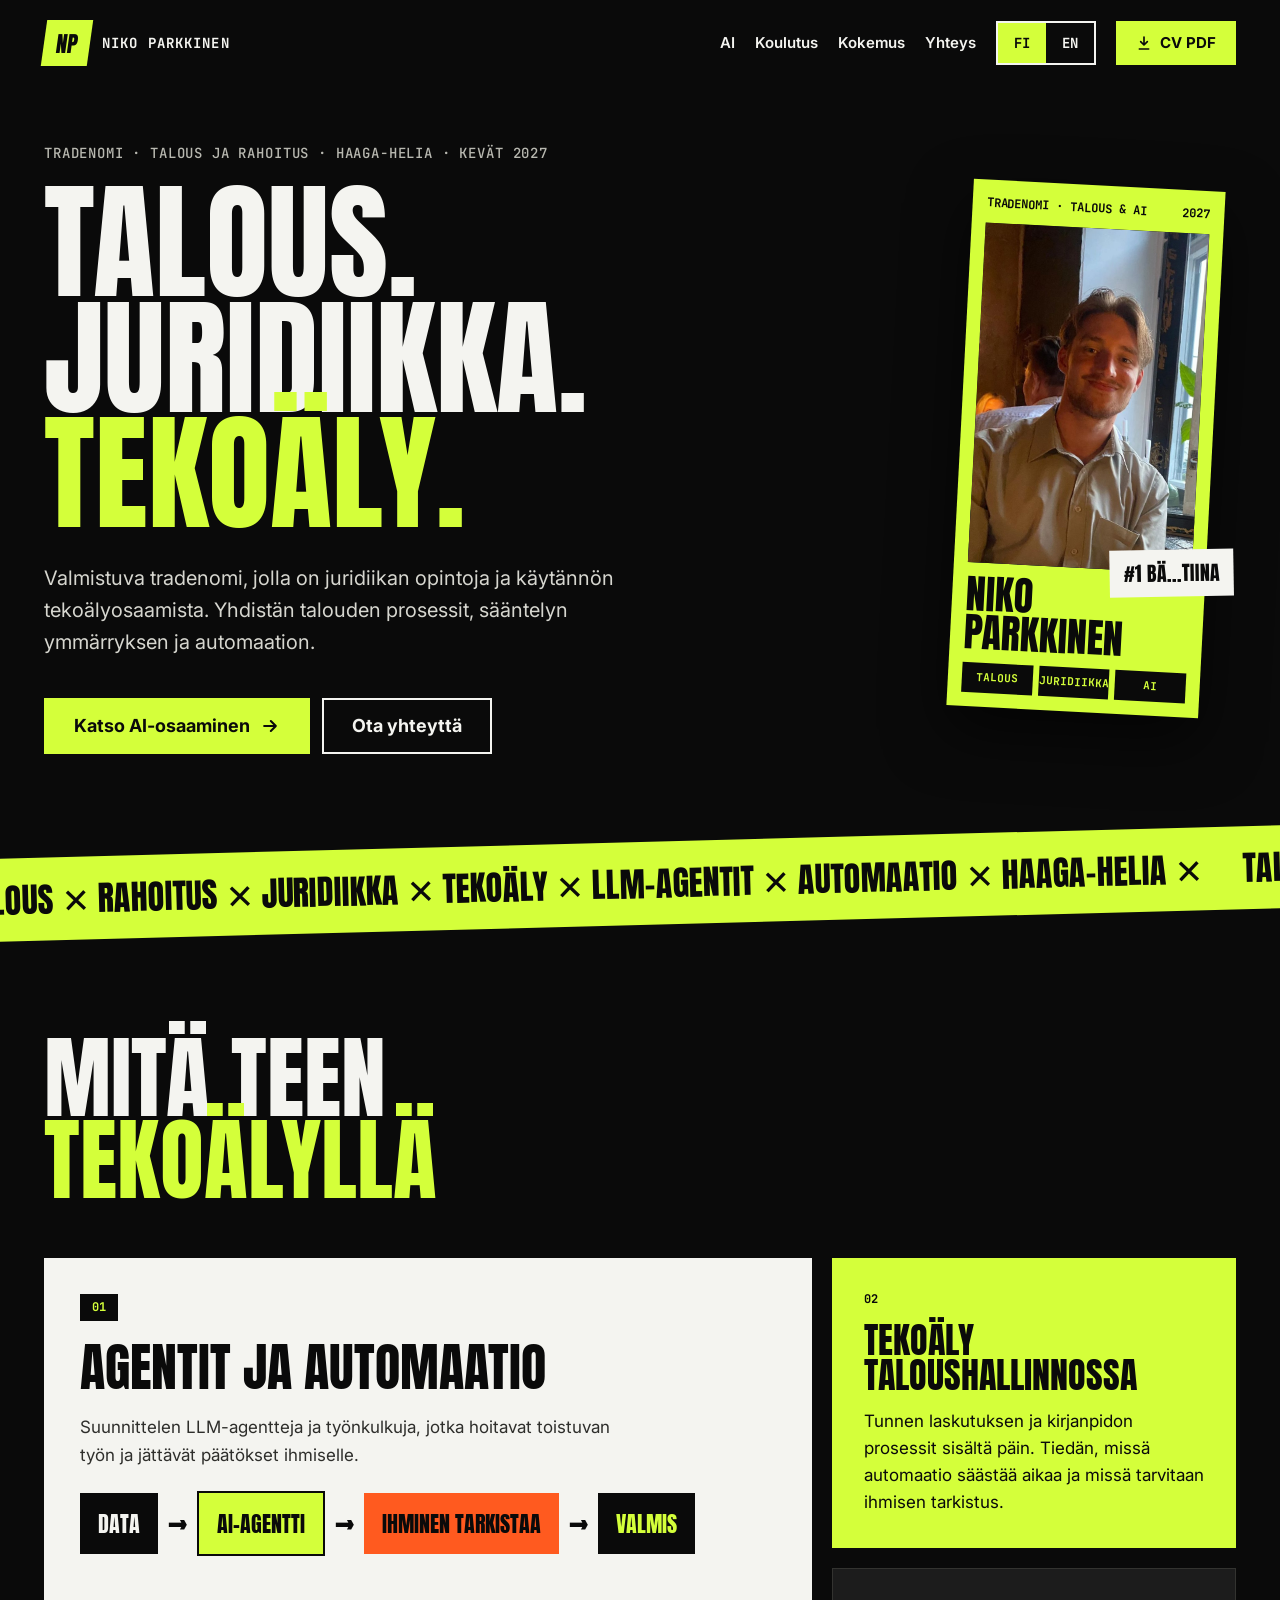
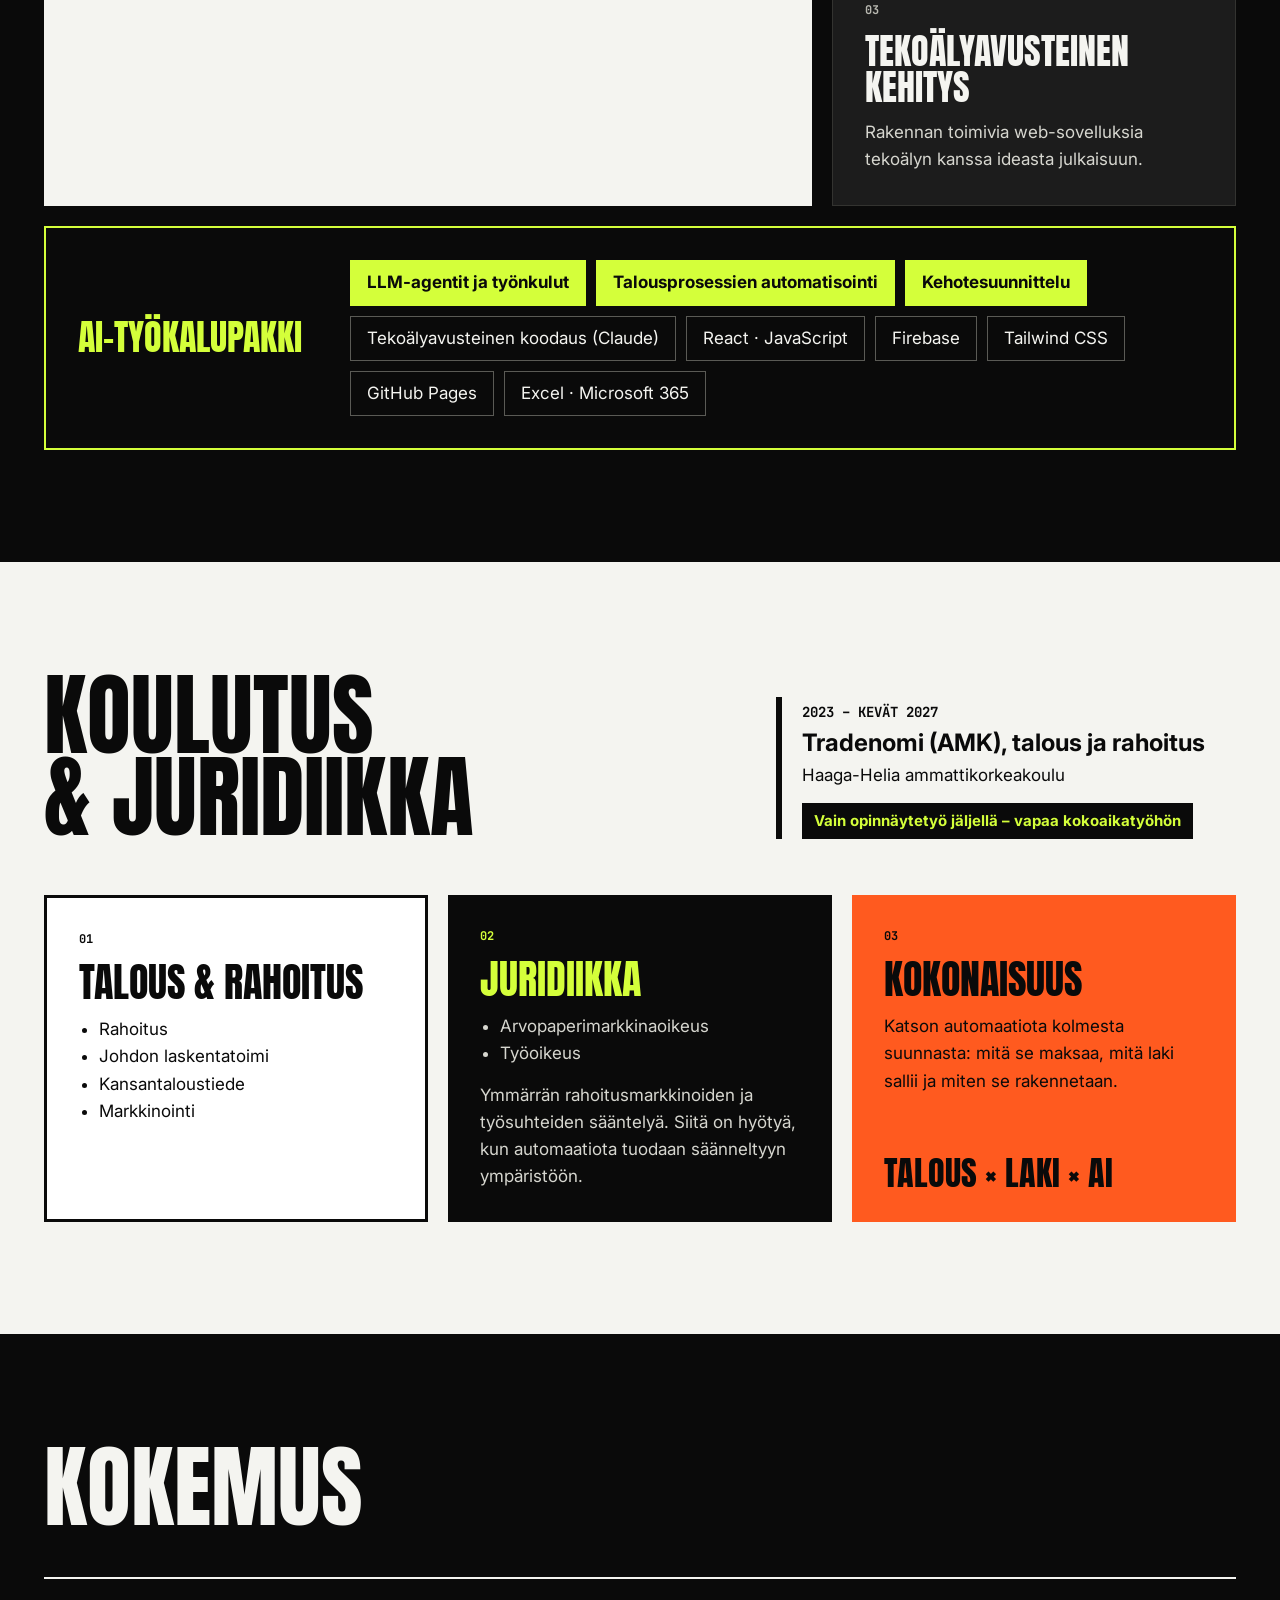
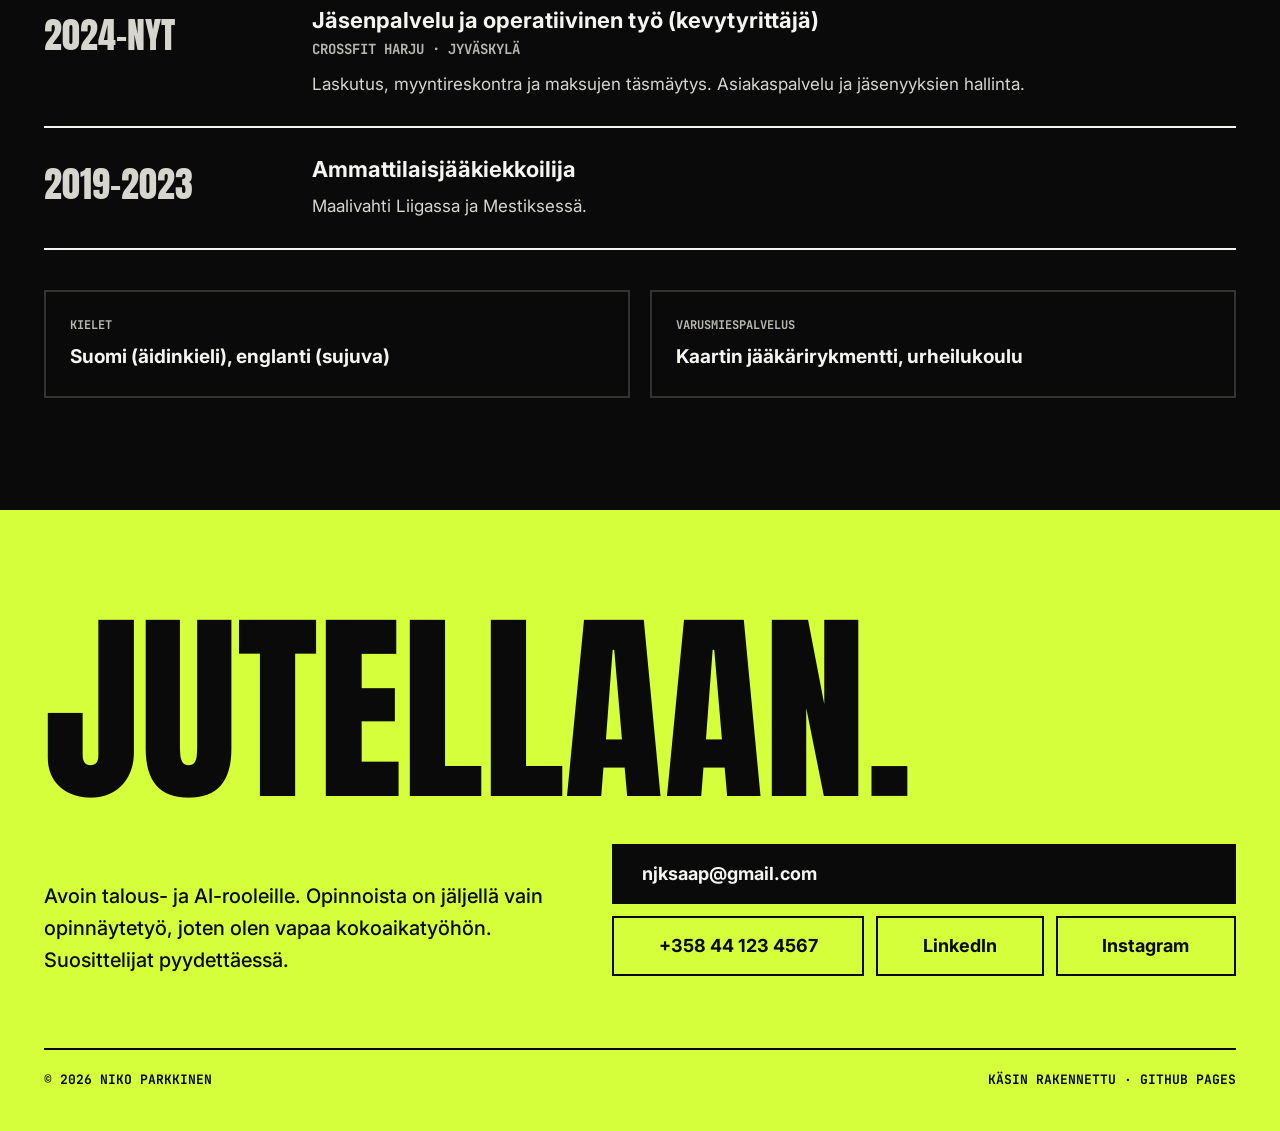
<file: index.html>
<!doctype html>
<html lang="fi">
<head>
<meta charset="utf-8">
<meta name="viewport" content="width=device-width, initial-scale=1">
<title>Niko Parkkinen</title>
<meta name="description" content="Niko Parkkinen – valmistuva tradenomi: talous, juridiikka ja tekoäly.">
<meta property="og:title" content="Niko Parkkinen – Talous · Juridiikka · Tekoäly">
<meta property="og:description" content="Valmistuva tradenomi: talous, juridiikka ja tekoäly.">
<meta name="theme-color" content="#0A0A0A">
<link rel="icon" href="favicon.svg" type="image/svg+xml">
<link rel="preconnect" href="https://fonts.googleapis.com">
<link rel="preconnect" href="https://fonts.gstatic.com" crossorigin>
<link rel="stylesheet" href="https://fonts.googleapis.com/css2?family=Anton&family=Inter:wght@400;500;600;700&family=JetBrains+Mono:wght@500;700&display=swap">
<link rel="stylesheet" href="style.css">
<script src="content.js" defer></script>
<script src="app.js" defer></script>
</head>
<body data-title="title">

<header class="wrap nav">
  <a class="brand mono" href="#top"><span class="np" aria-hidden="true">NP</span>NIKO PARKKINEN</a>
  <nav class="links" data-ia="navLabel">
    <a href="#ai" data-i="navAi"></a>
    <a href="#education" data-i="navEdu"></a>
    <a href="#experience" data-i="navExp"></a>
    <a href="#contact" data-i="navContact"></a>
    <div class="lang" role="group" data-ia="langLabel">
      <button type="button" data-lang="fi">FI</button>
      <button type="button" data-lang="en">EN</button>
    </div>
    <a class="btn btn-acc btn-sm" href="cv.html" data-cv>
      <svg aria-hidden="true" width="16" height="16" viewBox="0 0 24 24" fill="none" stroke="currentColor" stroke-width="2.5" stroke-linecap="round" stroke-linejoin="round"><path d="M12 3v12M7 10l5 5 5-5M5 21h14"/></svg>CV PDF
    </a>
  </nav>
</header>

<main id="top">
  <section class="wrap hero">
    <div class="hero-text">
      <p class="eyebrow mono" data-i="eyebrow"></p>
      <h1 class="display"><span data-i="h1a"></span><br><span data-i="h1b"></span><br><span class="acc" data-i="h1c"></span></h1>
      <p class="lead" data-i="lead"></p>
      <div class="row">
        <a class="btn btn-acc" href="#ai"><span data-i="btnAi"></span><svg aria-hidden="true" width="20" height="20" viewBox="0 0 24 24" fill="none" stroke="currentColor" stroke-width="2.5" stroke-linecap="round" stroke-linejoin="round"><path d="M5 12h14M13 6l6 6-6 6"/></svg></a>
        <a class="btn" href="#contact" data-i="btnContact"></a>
      </div>
    </div>
    <div class="card-wrap">
      <div class="card">
        <div class="card-top mono"><span data-i="cardRole"></span><span>2027</span></div>
        <div class="photo"><img data-photo alt=""></div>
        <p class="card-name">Niko<br>Parkkinen</p>
        <div class="tags mono"><span data-i="tagFin"></span><span data-i="tagLaw"></span><span>AI</span></div>
        <span class="badge b2" data-i="badge2"></span>
      </div>
    </div>
  </section>

  <div class="ticker" aria-hidden="true"><div class="tick"><span data-i="ticker"></span><span data-i="ticker"></span></div></div>

  <section id="ai" class="wrap sec">
    <div class="sec-head">
      <h2><span data-i="aiH2a"></span><br><span class="acc" data-i="aiH2b"></span></h2>
      <a class="more" data-c="github" data-keep>GitHub →</a>
    </div>
    <div class="grid">
      <article class="box light wide">
        <span class="tag mono num">01</span>
        <h3 data-i="c1Title"></h3>
        <p data-i="c1Desc"></p>
        <div class="flow" aria-hidden="true">
          <span class="f-ink" data-i="f1"></span><i>→</i>
          <span class="f-acc" data-i="f2"></span><i>→</i>
          <span class="f-hot" data-i="f3"></span><i>→</i>
          <span class="f-end" data-i="f4"></span>
        </div>
      </article>
      <div class="stack">
        <article class="box lime"><span class="mono num">02</span><h3 data-i="c2Title"></h3><p data-i="c2Desc"></p></article>
        <article class="box dark"><span class="mono num">03</span><h3 data-i="c3Title"></h3><p data-i="c3Desc"></p></article>
      </div>
    </div>
    <div class="tools">
      <h3 data-i="toolkit"></h3>
      <div class="chips">
        <span class="on" data-i="tk1"></span><span class="on" data-i="tk2"></span><span class="on" data-i="tk3"></span>
        <span data-i="tk4"></span><span>React · JavaScript</span><span>Firebase</span><span>Tailwind CSS</span><span>GitHub Pages</span><span>Excel · Microsoft 365</span>
      </div>
    </div>
  </section>

  <section id="education" class="paper">
    <div class="wrap sec">
      <div class="sec-head">
        <h2><span data-i="eduH2a"></span><br><span data-i="eduH2b"></span></h2>
        <div class="degree">
          <p class="mono" data-i="eduYears"></p>
          <strong data-i="degree"></strong>
          <p data-i="school"></p>
          <p class="pill" data-i="eduNote"></p>
        </div>
      </div>
      <div class="cols">
        <article class="box outline"><span class="mono num">01</span><h3 data-i="ed1Title"></h3>
          <ul><li data-i="ed1a"></li><li data-i="ed1b"></li><li data-i="ed1c"></li><li data-i="ed1d"></li></ul></article>
        <article class="box ink"><span class="mono num">02</span><h3 data-i="ed2Title"></h3>
          <ul><li data-i="ed2a"></li><li data-i="ed2b"></li></ul><p class="end" data-i="ed2Desc"></p></article>
        <article class="box hot"><span class="mono num">03</span><h3 data-i="ed3Title"></h3>
          <p data-i="ed3Desc"></p><p class="formula" data-i="ed3Formula"></p></article>
      </div>
    </div>
  </section>

  <section id="experience" class="wrap sec">
    <h2 data-i="expH2"></h2>
    <div class="jobs">
      <div class="job">
        <p class="big acc" data-i="e1Years"></p>
        <div><h3 data-i="e1Title"></h3><p class="mono">CROSSFIT HARJU · JYVÄSKYLÄ</p><p data-i="e1Desc"></p></div>
      </div>
      <div class="job">
        <p class="big">2019–2023</p>
        <div><h3 data-i="e2Title"></h3><p data-i="e2Desc"></p></div>
      </div>
    </div>
    <div class="facts">
      <div><p class="mono" data-i="langsLabel"></p><strong data-i="langs"></strong></div>
      <div><p class="mono" data-i="milLabel"></p><strong data-i="military"></strong></div>
    </div>
  </section>

  <section id="contact" class="contact">
    <div class="wrap sec">
      <h2 data-i="ctH2"></h2>
      <div class="ct">
        <p data-i="ctText"></p>
        <div class="ct-links">
          <a class="btn btn-ink" data-c="email"></a>
          <div class="row">
            <a class="btn" data-c="phone"></a>
            <a class="btn" data-c="linkedin"></a>
            <a class="btn" data-c="instagram"></a>
            <a class="btn" data-c="github"></a>
          </div>
        </div>
      </div>
      <footer class="mono">
        <span>© <span data-year></span> NIKO PARKKINEN</span>
        <span data-i="footer"></span>
      </footer>
    </div>
  </section>
</main>
</body>
</html>
</file>
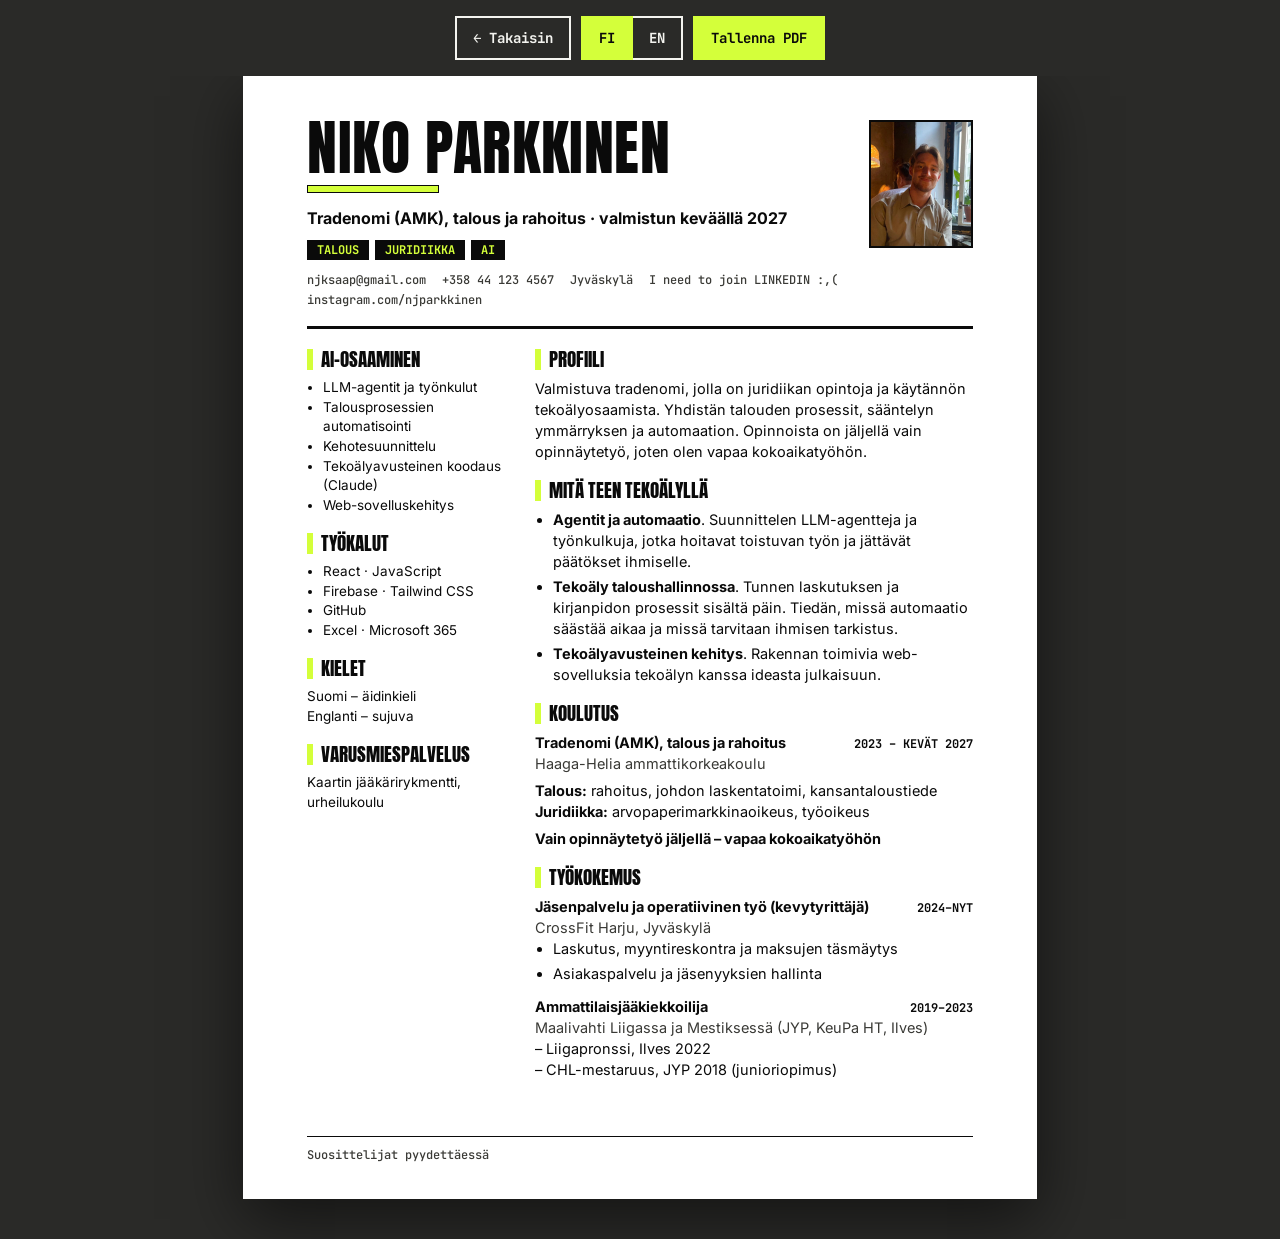
<file: cv.html>
<!doctype html>
<html lang="fi">
<head>
<meta charset="utf-8">
<meta name="viewport" content="width=device-width, initial-scale=1">
<title>Niko Parkkinen – CV</title>
<meta name="robots" content="noindex">
<link rel="icon" href="favicon.svg" type="image/svg+xml">
<link rel="preconnect" href="https://fonts.googleapis.com">
<link rel="preconnect" href="https://fonts.gstatic.com" crossorigin>
<link rel="stylesheet" href="https://fonts.googleapis.com/css2?family=Anton&family=Inter:wght@400;500;600;700&family=JetBrains+Mono:wght@500;700&display=swap">
<link rel="stylesheet" href="cv.css">
<script src="content.js" defer></script>
<script src="app.js" defer></script>
</head>
<body data-title="cvTitle">

<div class="bar">
  <a href="./" data-home data-i="back"></a>
  <div class="lang" role="group" data-ia="langLabel">
    <button type="button" data-lang="fi">FI</button>
    <button type="button" data-lang="en">EN</button>
  </div>
  <button type="button" class="pri" data-print data-i="print"></button>
</div>

<div class="scroll">
  <article class="page">
    <header class="top">
      <div>
        <h1>Niko Parkkinen</h1>
        <div class="mark"></div>
        <p class="sub" data-i="cvSub"></p>
        <div class="tags"><span data-i="tagFin"></span><span data-i="tagLaw"></span><span>AI</span></div>
        <p class="contact" id="contactLine"></p>
      </div>
      <div class="photo" data-hide><img data-photo alt=""></div>
    </header>

    <div class="rule"></div>

    <div class="body">
      <aside class="col">
        <section><h2 data-i="hSkills"></h2>
          <ul><li data-i="tk1"></li><li data-i="tk2"></li><li data-i="tk3"></li><li data-i="tk4"></li><li data-i="s5"></li></ul></section>
        <section><h2 data-i="hTools"></h2>
          <ul><li>React · JavaScript</li><li>Firebase · Tailwind CSS</li><li>GitHub</li><li>Excel · Microsoft 365</li></ul></section>
        <section><h2 data-i="hLangs"></h2><p data-i="lang1"></p><p data-i="lang2"></p></section>
        <section><h2 data-i="hMil"></h2><p data-i="military"></p></section>
      </aside>

      <div class="col">
        <section><h2 data-i="hProfile"></h2><p data-i="profile"></p></section>

        <section><h2 data-i="hAi"></h2>
          <ul class="ai">
            <li><strong data-i="c1Title"></strong>. <span data-i="c1Desc"></span></li>
            <li><strong data-i="c2Title"></strong>. <span data-i="c2Desc"></span></li>
            <li><strong data-i="c3Title"></strong>. <span data-i="c3Desc"></span></li>
          </ul></section>

        <section><h2 data-i="navEdu"></h2>
          <div class="line"><strong data-i="degree"></strong><span class="yr" data-i="eduYears"></span></div>
          <p class="muted" data-i="school"></p>
          <p class="gap"><strong data-i="finL"></strong> <span data-i="fin"></span></p>
          <p><strong data-i="lawL"></strong> <span data-i="law"></span></p>
          <p class="gap"><strong data-i="eduNote"></strong></p></section>

        <section><h2 data-i="hExp"></h2>
          <div class="line"><strong data-i="e1Title"></strong><span class="yr" data-i="e1Years"></span></div>
          <p class="muted">CrossFit Harju, Jyväskylä</p>
          <ul class="ai"><li data-i="e1a"></li><li data-i="e1b"></li></ul>
          <div class="line job2"><strong data-i="e2Title"></strong><span class="yr">2019–2023</span></div>
          <p class="muted" data-i="cvE2"></p>
          <p>– <span data-i="ach1"></span></p>
          <p>– <span data-i="ach2"></span></p></section>
      </div>
    </div>

    <footer class="foot"><span data-i="refs"></span><a data-c="site"></a></footer>
  </article>
</div>
</body>
</html>
</file>
<file: style.css>
:root{--bg:#0A0A0A;--ink:#F4F4F0;--acc:#D4FF3A;--hot:#FF5A1F;--mute:#B8B8B0;--soft:#D6D6CF;--card:#1C1C1C;--line:#333330;--d:Anton,Impact,'Arial Narrow',sans-serif;--m:'JetBrains Mono',ui-monospace,monospace}
*{box-sizing:border-box}
html{scroll-behavior:smooth}
body{margin:0;background:var(--bg);color:var(--ink);font:17px/1.6 Inter,system-ui,sans-serif;overflow-x:hidden}
a{color:inherit}
img{display:block;max-width:100%}
main{overflow-x:clip}
p{margin:0}
h1,h2,h3{margin:0;font-family:var(--d);font-weight:400;text-transform:uppercase}
:focus-visible{outline:3px solid var(--acc);outline-offset:3px}
[hidden]{display:none!important}
.wrap{max-width:1240px;margin:0 auto;padding-inline:24px}
.mono{font-family:var(--m);font-weight:700}
.acc{color:var(--acc)}
.row{display:flex;flex-wrap:wrap;gap:12px}

.btn{display:inline-flex;align-items:center;justify-content:center;gap:10px;min-height:56px;padding:0 28px;border:2px solid currentColor;font-weight:700;font-size:18px;text-decoration:none;transition:transform .15s}
.btn:hover{transform:translateY(-2px)}
.btn-acc{background:var(--acc);border-color:var(--acc);color:var(--bg)}
.btn-ink{background:var(--bg);border-color:var(--bg);color:var(--ink);justify-content:space-between;min-height:60px}
.btn-sm{min-height:44px;padding:0 18px;font-size:15px;gap:8px}

.nav{display:flex;flex-wrap:wrap;align-items:center;justify-content:space-between;gap:16px;padding-block:20px}
.brand{display:inline-flex;align-items:center;gap:12px;font-size:14px;letter-spacing:.08em;text-decoration:none}
.np{display:grid;place-items:center;width:46px;height:46px;background:var(--acc);color:var(--bg);font:22px var(--d);letter-spacing:0;transform:skewX(-8deg)}
.links{display:flex;flex-wrap:wrap;align-items:center;gap:20px;font-size:15px;font-weight:600}
.links>a:not(.btn){text-decoration:none}
.links>a:not(.btn):hover{color:var(--acc)}
.lang{display:flex;border:2px solid var(--ink)}
.lang button{min-width:48px;min-height:40px;border:0;background:none;color:var(--ink);font:700 14px var(--m);cursor:pointer}
.lang [aria-pressed=true]{background:var(--acc);color:var(--bg)}

.hero{display:flex;flex-wrap:wrap;align-items:center;gap:56px;padding-block:56px 88px}
.hero-text{flex:999 1 600px;min-width:0}
.eyebrow{font-size:14px;font-weight:500;letter-spacing:.06em;color:var(--mute)}
.display{margin-top:20px;font-size:clamp(64px,10vw,150px);line-height:.9}
.lead{margin:32px 0 40px;max-width:580px;font-size:20px;color:var(--soft)}
.card-wrap{flex:1 1 300px;min-width:0;display:flex;justify-content:center;padding:16px 24px}
.card{position:relative;width:320px;max-width:100%;padding:14px;background:var(--acc);color:var(--bg);transform:rotate(3deg);box-shadow:0 24px 60px #0009}
.card-top{display:flex;justify-content:space-between;font-size:12px}
.photo{position:relative;height:340px;margin-top:10px;background:#161616;overflow:hidden}
.photo::before,.photo::after{content:"";position:absolute;left:50%;transform:translateX(-50%);background:#2A2A2A}
.photo::before{top:70px;width:120px;height:120px;border-radius:50%}
.photo::after{bottom:-70px;width:240px;height:200px;border-radius:120px 120px 0 0}
.photo img{position:absolute;inset:0;z-index:1;width:100%;height:100%;object-fit:cover}
.card-name{margin-top:12px;font:40px/.95 var(--d);text-transform:uppercase}
.tags{display:grid;grid-template-columns:repeat(3,1fr);gap:6px;margin-top:12px;font-size:11px;text-align:center}
.tags span{padding:6px 0;background:var(--bg);color:var(--acc)}
.badge{position:absolute;z-index:2;padding:8px 14px;font:20px var(--d);text-transform:uppercase;color:var(--bg);white-space:nowrap}
.b1{left:-36px;top:120px;background:var(--hot);transform:rotate(-8deg)}
.b2{right:-28px;bottom:120px;background:var(--ink);transform:rotate(-4deg)}

.ticker{margin:0 -40px;padding:16px 0;background:var(--acc);color:var(--bg);transform:rotate(-1.5deg);overflow:hidden}
.tick{display:flex;width:max-content;font:34px var(--d);text-transform:uppercase;white-space:nowrap;animation:tick 28s linear infinite}
.tick span{padding-right:40px}
@keyframes tick{to{transform:translateX(-50%)}}

.sec{padding-block:112px}
.sec-head{display:flex;flex-wrap:wrap;align-items:flex-end;justify-content:space-between;gap:24px 56px}
h2{font-size:clamp(48px,7vw,96px);line-height:.92}
.more{font-weight:700}
.grid{display:flex;flex-wrap:wrap;gap:20px;margin-top:56px}
.box{display:flex;flex-direction:column;gap:14px;padding:32px}
.box h3{font-size:36px;line-height:.98}
.num{font-size:12px}
.light{background:var(--ink);color:var(--bg)}
.lime{background:var(--acc);color:var(--bg)}
.dark{background:var(--card);border:1px solid var(--line)}
.dark p{color:var(--soft)}
.dark .num{color:var(--mute)}
.wide{flex:2 1 640px;min-width:0;gap:22px;padding:36px}
.wide h3{font-size:52px;line-height:.95}
.wide p{max-width:560px;color:#2E2E2B}
.tag{align-self:flex-start;padding:4px 12px;background:var(--bg);color:var(--acc)}
.stack{flex:1 1 340px;min-width:0;display:flex;flex-direction:column;gap:20px}
.stack .box{flex:1}
.flow{display:flex;flex-wrap:wrap;align-items:center;gap:10px;font:22px var(--d);text-transform:uppercase}
.flow span{padding:14px 18px}
.flow i{font-style:normal;font-size:28px}
.f-ink{background:var(--bg);color:var(--ink)}
.f-acc{background:var(--acc);border:2px solid var(--bg)}
.f-hot{background:var(--hot)}
.f-end{background:var(--bg);color:var(--acc)}
.tools{display:flex;flex-wrap:wrap;align-items:center;gap:24px 48px;margin-top:20px;padding:32px;border:2px solid var(--acc)}
.tools h3{font-size:36px;color:var(--acc)}
.chips{flex:1 1 520px;display:flex;flex-wrap:wrap;gap:10px}
.chips span{padding:8px 16px;border:1.5px solid #5A5A55}
.chips .on{background:var(--acc);border-color:var(--acc);color:var(--bg);font-weight:700}

.paper{background:var(--ink);color:var(--bg)}
.degree{flex:0 1 460px;min-width:0;padding-left:20px;border-left:6px solid var(--bg)}
.degree .mono{font-size:14px}
.degree strong{display:block;margin-top:4px;font-size:24px;line-height:1.25}
.degree p{margin-top:4px}
.degree .pill{display:inline-block;margin-top:14px;padding:6px 12px;background:var(--bg);color:var(--acc);font-weight:700;font-size:15px}
.cols{display:grid;grid-template-columns:repeat(auto-fit,minmax(min(100%,320px),1fr));gap:20px;margin-top:56px}
.cols h3{font-size:40px}
.cols ul{margin:0;padding-left:20px}
.outline{background:#fff;border:3px solid var(--bg)}
.ink{background:var(--bg);color:var(--ink)}
.ink h3,.ink .num{color:var(--acc)}
.ink li,.ink p{color:var(--soft)}
.hot{background:var(--hot)}
.end{margin-top:auto}
.formula{margin-top:auto;font:34px/1 var(--d);text-transform:uppercase}

.jobs{margin-top:48px}
.job{display:flex;flex-wrap:wrap;gap:8px 48px;padding-block:28px;border-top:2px solid var(--ink)}
.job:last-child{border-bottom:2px solid var(--ink)}
.job .big{flex:0 0 220px;font:36px/1 var(--d)}
.job div{flex:999 1 460px;min-width:0}
.job h3{font:700 22px/1.25 Inter,system-ui,sans-serif;text-transform:none}
.job p{margin-top:10px;color:var(--soft)}
.job .mono{margin-top:4px;font-size:14px;color:var(--mute)}
.facts{display:grid;grid-template-columns:repeat(auto-fit,minmax(min(100%,280px),1fr));gap:20px;margin-top:40px}
.facts div{padding:24px;border:2px solid var(--line)}
.facts .mono{font-size:12px;color:var(--mute)}
.facts strong{display:block;margin-top:6px;font-size:19px}

.contact{background:var(--acc);color:var(--bg)}
.contact .sec{padding-bottom:0}
.contact h2{font-size:clamp(80px,16vw,230px);line-height:.85}
.ct{display:flex;flex-wrap:wrap;justify-content:space-between;align-items:flex-end;gap:24px 48px;margin-top:48px}
.ct>p{flex:1 1 360px;max-width:520px;font-size:20px;font-weight:500}
.ct-links{flex:1 1 360px;min-width:0;display:flex;flex-direction:column;gap:12px}
.ct-links .row .btn{flex:1 1 auto;min-height:60px;padding:0 20px;white-space:nowrap}
footer{display:flex;flex-wrap:wrap;justify-content:space-between;gap:8px;margin-top:72px;padding:20px 0 40px;border-top:2px solid var(--bg);font-size:13px}

@media (max-width:640px){
  .nav{justify-content:center}
  .links{justify-content:center;gap:14px}
  .sec{padding-block:80px}
  .wide h3{font-size:40px}
  .badge{font-size:16px}
  .b1{left:-14px}
  .b2{right:-10px}
}
@media (prefers-reduced-motion:reduce){html{scroll-behavior:auto}.tick{animation:none}.btn{transition:none}}
</file>
<file: cv.css>
@page{size:A4;margin:0}
*{box-sizing:border-box}
html{-webkit-print-color-adjust:exact;print-color-adjust:exact}
body{margin:0;background:#2A2A28;color:#0A0A0A;font:14.5px/1.45 Inter,system-ui,sans-serif}
p{margin:0}
a{color:inherit;text-decoration:none}
:focus-visible{outline:3px solid #D4FF3A;outline-offset:3px}
[hidden]{display:none!important}

.bar{display:flex;flex-wrap:wrap;justify-content:center;align-items:center;gap:10px;padding:16px;font:700 14px 'JetBrains Mono',monospace}
.bar>a,.bar>button,.lang button{display:inline-flex;align-items:center;min-height:44px;padding:0 16px;border:2px solid #F4F4F0;background:none;color:#F4F4F0;font:inherit;cursor:pointer}
.lang{display:flex}
.lang button+button{border-left:0}
.bar .pri,.lang [aria-pressed=true]{background:#D4FF3A;border-color:#D4FF3A;color:#0A0A0A}

.scroll{overflow-x:auto;padding:0 16px 40px}
.page{position:relative;width:210mm;height:297mm;margin:0 auto;padding:44px 64px 0;background:#fff;overflow:hidden;box-shadow:0 20px 60px #0008}
.top{display:flex;justify-content:space-between;align-items:flex-start;gap:24px}
h1{margin:0;font:60px/.92 Anton,Impact,sans-serif;text-transform:uppercase;letter-spacing:.01em}
.mark{width:132px;height:8px;margin-top:10px;background:#D4FF3A;border:1.5px solid #0A0A0A}
.sub{margin-top:14px;font-size:16px;font-weight:700}
.tags{display:flex;gap:6px;margin-top:10px}
.tags span{padding:2px 10px;background:#0A0A0A;color:#D4FF3A;font:700 12px 'JetBrains Mono',monospace}
.contact{display:flex;flex-wrap:wrap;gap:4px 16px;margin-top:12px;font:500 12px 'JetBrains Mono',monospace;color:#3A3A36}
.photo{flex:0 0 104px;height:128px;border:2px solid #0A0A0A;background:#EDEDE8;overflow:hidden}
.photo img{width:100%;height:100%;object-fit:cover}
.rule{height:3px;margin-top:18px;background:#0A0A0A}

.body{display:grid;grid-template-columns:196px minmax(0,1fr);gap:32px;margin-top:20px}
.col{display:flex;flex-direction:column;gap:18px}
aside{font-size:13.5px}
h2{margin:0 0 8px;padding-left:8px;border-left:6px solid #D4FF3A;font:400 19px/1.1 Anton,Impact,sans-serif;text-transform:uppercase}
ul{margin:0;padding-left:16px}
.ai{display:flex;flex-direction:column;gap:4px;padding-left:18px}
.line{display:flex;justify-content:space-between;align-items:baseline;gap:12px}
.yr{flex:none;font:700 12px 'JetBrains Mono',monospace}
.muted{color:#3A3A36}
.gap{margin-top:6px}
.job2{margin-top:12px}
.foot{position:absolute;left:64px;right:64px;bottom:36px;display:flex;justify-content:space-between;gap:12px;padding-top:10px;border-top:1.5px solid #0A0A0A;font:500 12px 'JetBrains Mono',monospace;color:#3A3A36}

@media print{
  body{background:#fff}
  .bar{display:none}
  .scroll{padding:0;overflow:visible}
  .page{margin:0;box-shadow:none}
}
</file>
